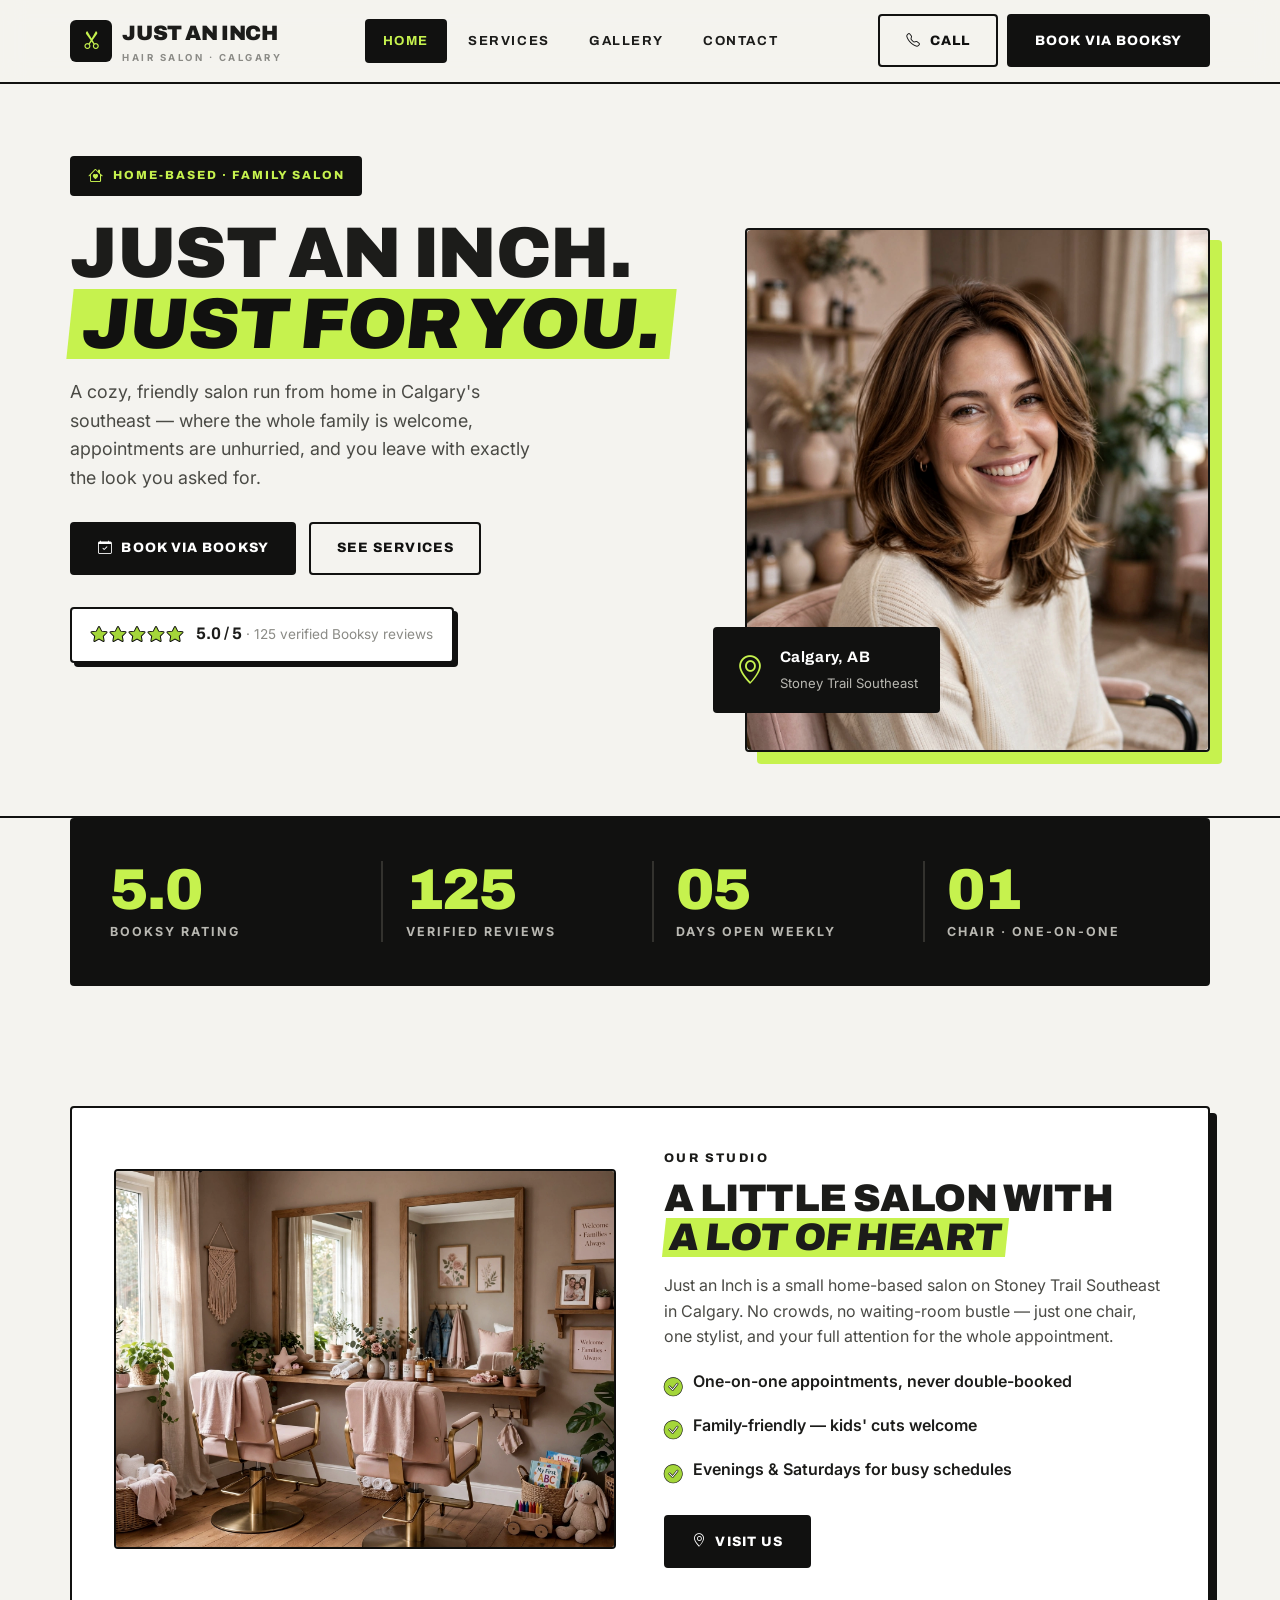
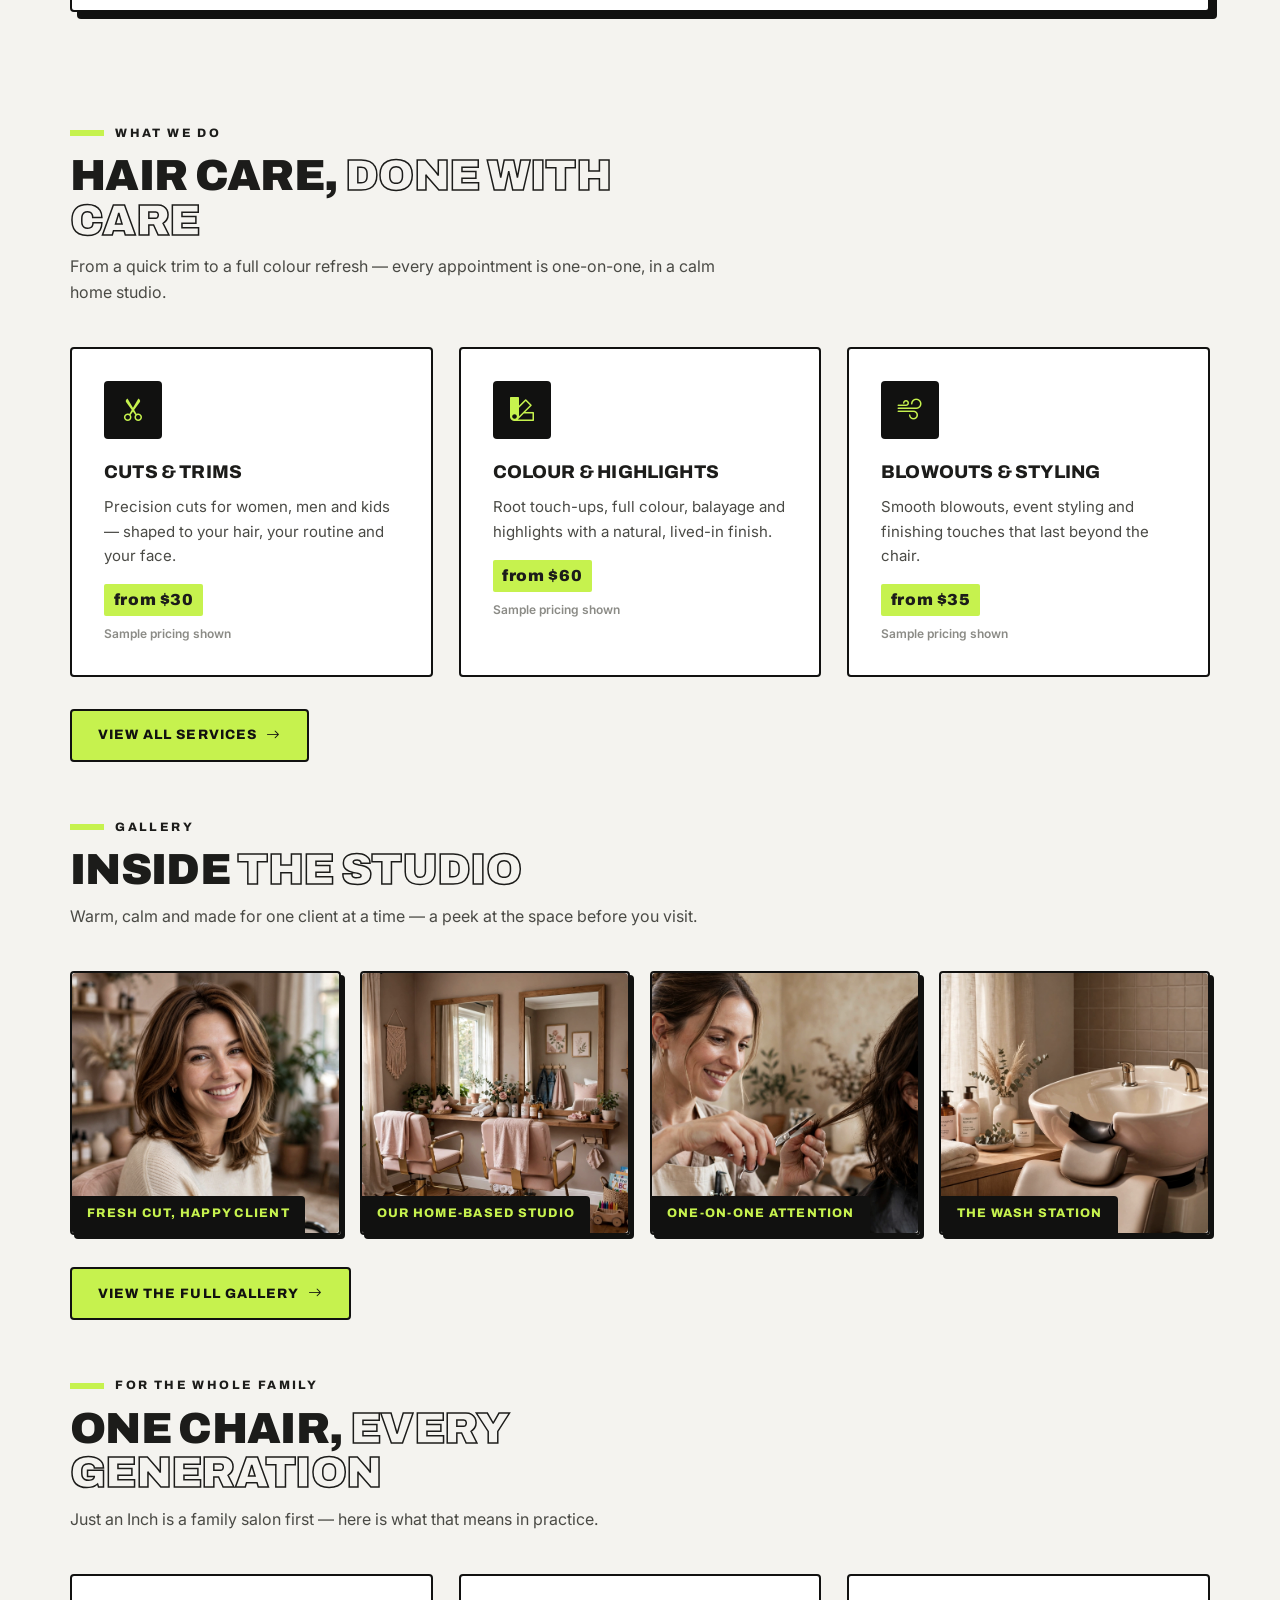
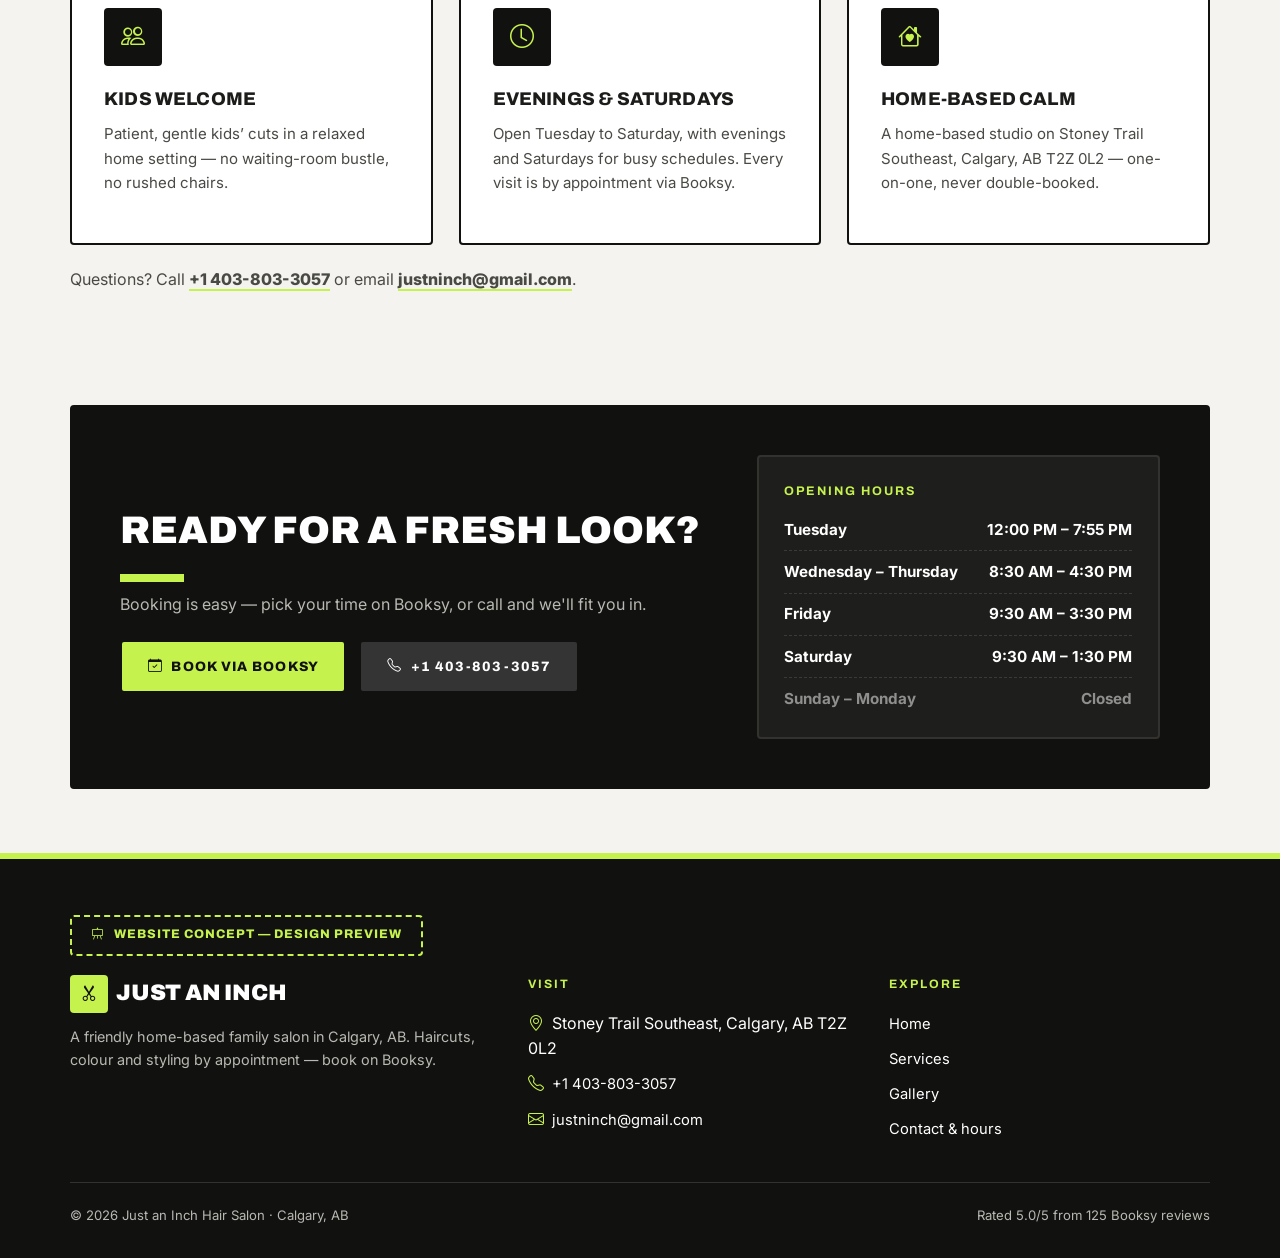
<file: index.html>
<!DOCTYPE html>
<html lang="en-CA">
<head>
  <meta charset="UTF-8">
  <meta name="viewport" content="width=device-width, initial-scale=1.0">
  <title>Just an Inch Hair Salon | Family Hair Salon in Calgary, AB</title>
  <meta name="description" content="Just an Inch Hair Salon — a friendly home-based family salon in Calgary, AB. Haircuts, colour and styling by appointment. Rated 5.0/5 from 125 Booksy reviews.">
  <meta property="og:title" content="Just an Inch Hair Salon — Family Salon in Calgary, AB">
  <meta property="og:description" content="A friendly home-based family salon in Calgary. Haircuts, colour and styling by appointment. 5.0/5 from 125 Booksy reviews.">
  <meta property="og:type" content="website">
  <link rel="preconnect" href="https://fonts.googleapis.com">
  <link rel="preconnect" href="https://fonts.gstatic.com" crossorigin>
  <link href="https://fonts.googleapis.com/css2?family=Archivo:wght@600;700;800;900&family=Inter:wght@400;500;600;700&display=swap" rel="stylesheet">
  <link rel="stylesheet" href="https://cdn.jsdelivr.net/npm/bootstrap-icons@1.11.3/font/bootstrap-icons.min.css">
  <link rel="stylesheet" href="styles.css">
</head>
<body>

<header class="site-header">
  <div class="wrap nav">
    <a class="brand" href="index.html"><span class="mark"><i class="bi bi-scissors"></i></span><span>Just an Inch<small>Hair Salon · Calgary</small></span></a>
    <button class="hamburger" aria-label="Open menu" onclick="document.getElementById('navLinks').classList.toggle('open')"><i class="bi bi-list"></i></button>
    <nav aria-label="Primary">
      <ul class="nav-links" id="navLinks">
        <li><a href="index.html" aria-current="page">Home</a></li>
        <li><a href="services.html">Services</a></li>
        <li><a href="gallery.html">Gallery</a></li>
        <li><a href="contact.html">Contact</a></li>
      </ul>
    </nav>
    <div class="nav-cta">
      <a class="btn btn-outline" href="tel:+14038033057"><i class="bi bi-telephone"></i> Call</a>
      <a class="btn btn-primary" href="https://booksy.com" target="_blank" rel="noopener">Book via Booksy</a>
    </div>
  </div>
</header>

<main>
  <!-- HERO -->
  <section class="hero">
    <div class="wrap hero-grid">
      <div>
        <span class="eyebrow"><i class="bi bi-house-heart"></i> Home-based · Family salon</span>
        <h1>Just an inch. <em>Just for you.</em></h1>
        <p class="lede">A cozy, friendly salon run from home in Calgary's southeast — where the whole family is welcome, appointments are unhurried, and you leave with exactly the look you asked for.</p>
        <div class="hero-ctas">
          <a class="btn btn-primary" href="https://booksy.com" target="_blank" rel="noopener"><i class="bi bi-calendar-check"></i> Book via Booksy</a>
          <a class="btn btn-outline" href="services.html">See services</a>
        </div>
        <div class="rating-chip" aria-label="Rated 5.0 out of 5 from 125 Booksy reviews">
          <span class="stars" aria-hidden="true"><i class="bi bi-star-fill"></i><i class="bi bi-star-fill"></i><i class="bi bi-star-fill"></i><i class="bi bi-star-fill"></i><i class="bi bi-star-fill"></i></span>
          <div><strong>5.0 / 5</strong><span> · 125 verified Booksy reviews</span></div>
        </div>
      </div>
      <div class="hero-visual">
        <div class="arch">
          <img src="images/hero-haircut.jpg" alt="Client with a fresh layered haircut at Just an Inch Hair Salon">
        </div>
        <div class="float-card">
          <i class="bi bi-geo-alt"></i>
          <div><strong>Calgary, AB</strong><span>Stoney Trail Southeast</span></div>
        </div>
      </div>
    </div>
  </section>

  <!-- STATS BAND -->
  <div class="wrap">
    <div class="stats">
      <div class="stat"><span class="num">5.0</span><span class="lbl">Booksy rating</span></div>
      <div class="stat"><span class="num">125</span><span class="lbl">Verified reviews</span></div>
      <div class="stat"><span class="num">05</span><span class="lbl">Days open weekly</span></div>
      <div class="stat"><span class="num">01</span><span class="lbl">Chair · one-on-one</span></div>
    </div>
  </div>

  <!-- ABOUT SPLIT -->
  <section class="section">
    <div class="wrap">
      <div class="split">
        <div>
          <img src="images/salon-interior.jpg" alt="Warm, cozy interior of the home-based Just an Inch Hair Salon studio">
        </div>
        <div>
          <span class="kicker" style="font-size:.78rem;font-weight:800;letter-spacing:2.4px;text-transform:uppercase;color:var(--taupe-deep);display:block;margin-bottom:.6rem">Our studio</span>
          <h2>A little salon with <em>a lot of heart</em></h2>
          <p>Just an Inch is a small home-based salon on Stoney Trail Southeast in Calgary. No crowds, no waiting-room bustle — just one chair, one stylist, and your full attention for the whole appointment.</p>
          <ul class="check-list">
            <li><i class="bi bi-check-circle-fill"></i> One-on-one appointments, never double-booked</li>
            <li><i class="bi bi-check-circle-fill"></i> Family-friendly — kids' cuts welcome</li>
            <li><i class="bi bi-check-circle-fill"></i> Evenings &amp; Saturdays for busy schedules</li>
          </ul>
          <a class="btn btn-primary" href="contact.html"><i class="bi bi-geo-alt"></i> Visit us</a>
        </div>
      </div>
    </div>
  </section>

  <!-- SERVICES PREVIEW -->
  <section class="section">
    <div class="wrap">
      <div class="section-head">
        <span class="kicker">What we do</span>
        <h2>Hair care, <em>done with care</em></h2>
        <p>From a quick trim to a full colour refresh — every appointment is one-on-one, in a calm home studio.</p>
      </div>
      <div class="cards">
        <article class="card">
          <div class="icon-tile"><i class="bi bi-scissors"></i></div>
          <h3>Cuts &amp; trims</h3>
          <p>Precision cuts for women, men and kids — shaped to your hair, your routine and your face.</p>
          <span class="price">from $30</span>
          <span class="price-note">Sample pricing shown</span>
        </article>
        <article class="card">
          <div class="icon-tile"><i class="bi bi-palette2"></i></div>
          <h3>Colour &amp; highlights</h3>
          <p>Root touch-ups, full colour, balayage and highlights with a natural, lived-in finish.</p>
          <span class="price">from $60</span>
          <span class="price-note">Sample pricing shown</span>
        </article>
        <article class="card">
          <div class="icon-tile"><i class="bi bi-wind"></i></div>
          <h3>Blowouts &amp; styling</h3>
          <p>Smooth blowouts, event styling and finishing touches that last beyond the chair.</p>
          <span class="price">from $35</span>
          <span class="price-note">Sample pricing shown</span>
        </article>
      </div>
      <div style="margin-top:2rem">
        <a class="btn btn-blush" href="services.html">View all services <i class="bi bi-arrow-right"></i></a>
      </div>
    </div>
  </section>

  <!-- GALLERY PREVIEW -->
  <section class="section" style="padding-top:0">
    <div class="wrap">
      <div class="section-head">
        <span class="kicker">Gallery</span>
        <h2>Inside <em>the studio</em></h2>
        <p>Warm, calm and made for one client at a time — a peek at the space before you visit.</p>
      </div>
      <div class="inch-strip">
        <figure><img src="images/hero-haircut.jpg" alt="Fresh layered haircut finished at Just an Inch Hair Salon" loading="lazy"><figcaption>Fresh cut, happy client</figcaption></figure>
        <figure><img src="images/salon-interior.jpg" alt="Cozy home-based salon studio with styling chairs and mirrors" loading="lazy"><figcaption>Our home-based studio</figcaption></figure>
        <figure><img src="images/stylist-work.jpg" alt="Stylist carefully trimming a client's hair" loading="lazy"><figcaption>One-on-one attention</figcaption></figure>
        <figure><img src="images/wash-station.jpg" alt="Relaxing hair-wash station with shampoo bowl" loading="lazy"><figcaption>The wash station</figcaption></figure>
      </div>
      <div style="margin-top:2rem">
        <a class="btn btn-blush" href="gallery.html">View the full gallery <i class="bi bi-arrow-right"></i></a>
      </div>
    </div>
  </section>

  <!-- FAMILY FOCUS (replaces steps + FAQ) -->
  <section class="section" style="padding-top:0">
    <div class="wrap">
      <div class="section-head">
        <span class="kicker">For the whole family</span>
        <h2>One chair, <em>every generation</em></h2>
        <p>Just an Inch is a family salon first &mdash; here is what that means in practice.</p>
      </div>
      <div class="cards">
        <article class="card">
          <div class="icon-tile"><i class="bi bi-people"></i></div>
          <h3>Kids welcome</h3>
          <p>Patient, gentle kids&rsquo; cuts in a relaxed home setting &mdash; no waiting-room bustle, no rushed chairs.</p>
        </article>
        <article class="card">
          <div class="icon-tile"><i class="bi bi-clock"></i></div>
          <h3>Evenings &amp; Saturdays</h3>
          <p>Open Tuesday to Saturday, with evenings and Saturdays for busy schedules. Every visit is by appointment via Booksy.</p>
        </article>
        <article class="card">
          <div class="icon-tile"><i class="bi bi-house-heart"></i></div>
          <h3>Home-based calm</h3>
          <p>A home-based studio on Stoney Trail Southeast, Calgary, AB T2Z 0L2 &mdash; one-on-one, never double-booked.</p>
        </article>
      </div>
      <p style="margin-top:1.4rem;color:#4a4a45">Questions? Call <a href="tel:+14038033057" style="font-weight:800;border-bottom:2px solid var(--lime);text-decoration:none">+1 403-803-3057</a> or email <a href="mailto:justninch@gmail.com" style="font-weight:800;border-bottom:2px solid var(--lime);text-decoration:none">justninch@gmail.com</a>.</p>
    </div>
  </section>

  <!-- HOURS + CTA -->
  <div class="wrap">
    <div class="hours-cta">
      <div>
        <h2>Ready for a fresh look?</h2>
        <p>Booking is easy — pick your time on Booksy, or call and we'll fit you in.</p>
        <div style="display:flex;gap:.8rem;flex-wrap:wrap">
          <a class="btn btn-blush" href="https://booksy.com" target="_blank" rel="noopener"><i class="bi bi-calendar-check"></i> Book via Booksy</a>
          <a class="btn" style="background:rgba(255,255,255,.15);color:#fff" href="tel:+14038033057"><i class="bi bi-telephone"></i> +1 403-803-3057</a>
        </div>
      </div>
      <div class="hours-table">
        <h3>Opening hours</h3>
        <ul>
          <li><span>Tuesday</span><span>12:00 PM – 7:55 PM</span></li>
          <li><span>Wednesday – Thursday</span><span>8:30 AM – 4:30 PM</span></li>
          <li><span>Friday</span><span>9:30 AM – 3:30 PM</span></li>
          <li><span>Saturday</span><span>9:30 AM – 1:30 PM</span></li>
          <li class="closed"><span>Sunday – Monday</span><span>Closed</span></li>
        </ul>
      </div>
    </div>
  </div>
</main>

<footer class="site-footer">
  <div class="wrap">
    <span class="concept-badge"><i class="bi bi-easel"></i> Website concept — design preview</span>
    <div class="footer-grid">
      <div>
        <div class="footer-brand"><span class="mark"><i class="bi bi-scissors"></i></span>Just an Inch</div>
        <p>A friendly home-based family salon in Calgary, AB. Haircuts, colour and styling by appointment — book on Booksy.</p>
      </div>
      <div>
        <h3>Visit</h3>
        <ul>
          <li><i class="bi bi-geo-alt"></i>Stoney Trail Southeast, Calgary, AB T2Z 0L2</li>
          <li><i class="bi bi-telephone"></i><a href="tel:+14038033057">+1 403-803-3057</a></li>
          <li><i class="bi bi-envelope"></i><a href="mailto:justninch@gmail.com">justninch@gmail.com</a></li>
        </ul>
      </div>
      <div>
        <h3>Explore</h3>
        <ul>
          <li><a href="index.html">Home</a></li>
          <li><a href="services.html">Services</a></li>
          <li><a href="gallery.html">Gallery</a></li>
          <li><a href="contact.html">Contact &amp; hours</a></li>
        </ul>
      </div>
    </div>
    <div class="footer-bottom">
      <span>© 2026 Just an Inch Hair Salon · Calgary, AB</span>
      <span>Rated 5.0/5 from 125 Booksy reviews</span>
    </div>
  </div>
</footer>

</body>
</html>
</file>
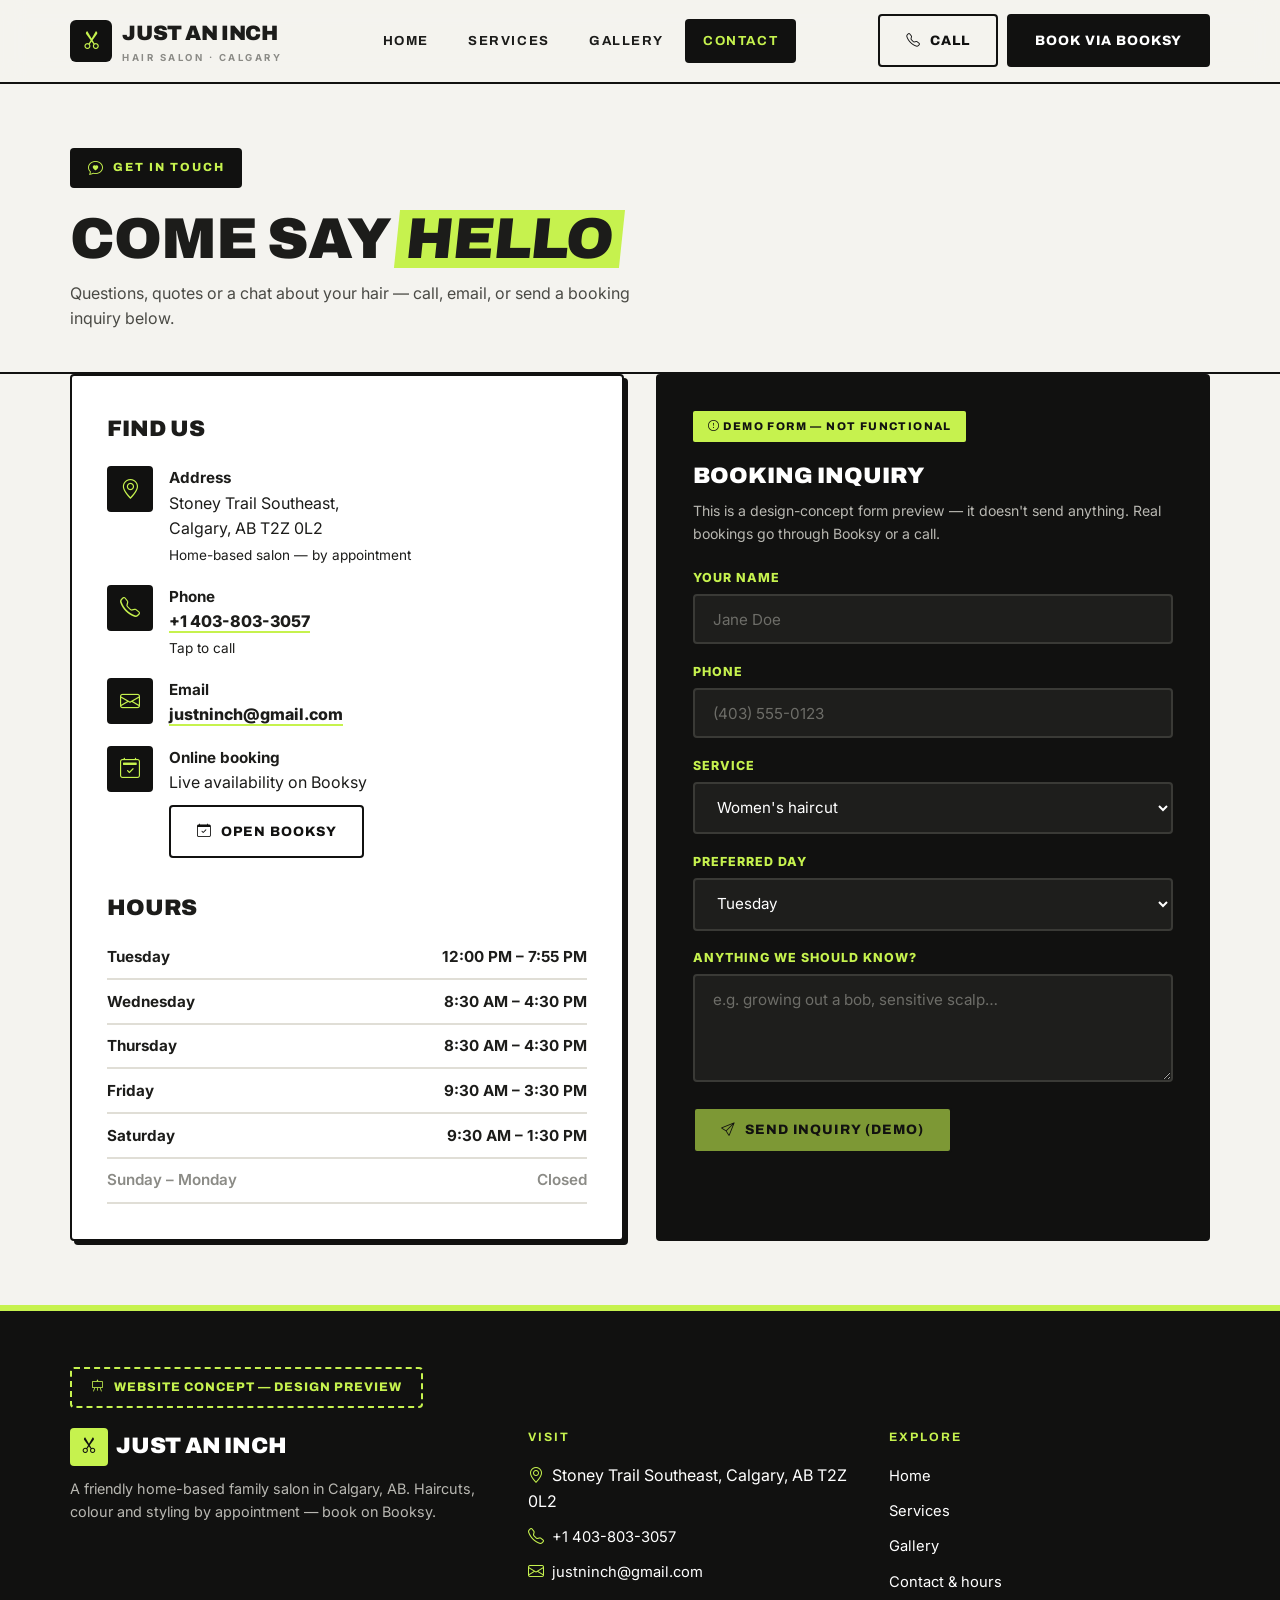
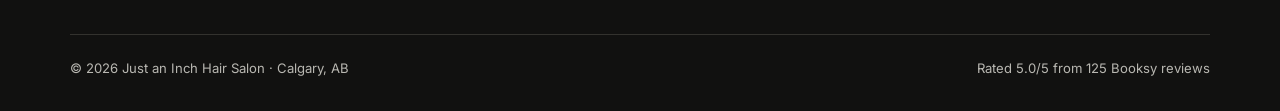
<file: contact.html>
<!DOCTYPE html>
<html lang="en-CA">
<head>
  <meta charset="UTF-8">
  <meta name="viewport" content="width=device-width, initial-scale=1.0">
  <title>Contact &amp; Hours | Just an Inch Hair Salon, Calgary AB</title>
  <meta name="description" content="Find Just an Inch Hair Salon on Stoney Trail Southeast, Calgary AB. Call +1 403-803-3057 or email justninch@gmail.com. Open Tue–Sat. Book via Booksy.">
  <meta property="og:title" content="Contact & Hours — Just an Inch Hair Salon">
  <meta property="og:description" content="Stoney Trail Southeast, Calgary AB · +1 403-803-3057 · Open Tue–Sat.">
  <meta property="og:type" content="website">
  <link rel="preconnect" href="https://fonts.googleapis.com">
  <link rel="preconnect" href="https://fonts.gstatic.com" crossorigin>
  <link href="https://fonts.googleapis.com/css2?family=Archivo:wght@600;700;800;900&family=Inter:wght@400;500;600;700&display=swap" rel="stylesheet">
  <link rel="stylesheet" href="https://cdn.jsdelivr.net/npm/bootstrap-icons@1.11.3/font/bootstrap-icons.min.css">
  <link rel="stylesheet" href="styles.css">
</head>
<body>

<header class="site-header">
  <div class="wrap nav">
    <a class="brand" href="index.html"><span class="mark"><i class="bi bi-scissors"></i></span><span>Just an Inch<small>Hair Salon · Calgary</small></span></a>
    <button class="hamburger" aria-label="Open menu" onclick="document.getElementById('navLinks').classList.toggle('open')"><i class="bi bi-list"></i></button>
    <nav aria-label="Primary">
      <ul class="nav-links" id="navLinks">
        <li><a href="index.html">Home</a></li>
        <li><a href="services.html">Services</a></li>
        <li><a href="gallery.html">Gallery</a></li>
        <li><a href="contact.html" aria-current="page">Contact</a></li>
      </ul>
    </nav>
    <div class="nav-cta">
      <a class="btn btn-outline" href="tel:+14038033057"><i class="bi bi-telephone"></i> Call</a>
      <a class="btn btn-primary" href="https://booksy.com" target="_blank" rel="noopener">Book via Booksy</a>
    </div>
  </div>
</header>

<main>
  <section class="page-hero">
    <div class="wrap">
      <span class="eyebrow"><i class="bi bi-chat-heart"></i> Get in touch</span>
      <h1>Come say <em>hello</em></h1>
      <p>Questions, quotes or a chat about your hair — call, email, or send a booking inquiry below.</p>
    </div>
  </section>

  <div class="wrap">
    <div class="contact-grid">
      <div class="contact-card">
        <h2>Find us</h2>
        <ul class="contact-lines">
          <li>
            <div class="icon-tile"><i class="bi bi-geo-alt"></i></div>
            <div><strong>Address</strong>Stoney Trail Southeast,<br>Calgary, AB T2Z 0L2<br><span style="font-size:.85rem;color:var(--ink-soft)">Home-based salon — by appointment</span></div>
          </li>
          <li>
            <div class="icon-tile"><i class="bi bi-telephone"></i></div>
            <div><strong>Phone</strong><a class="tel" href="tel:+14038033057">+1 403-803-3057</a><br><span style="font-size:.85rem;color:var(--ink-soft)">Tap to call</span></div>
          </li>
          <li>
            <div class="icon-tile"><i class="bi bi-envelope"></i></div>
            <div><strong>Email</strong><a class="mail" href="mailto:justninch@gmail.com">justninch@gmail.com</a></div>
          </li>
          <li>
            <div class="icon-tile"><i class="bi bi-calendar2-check"></i></div>
            <div><strong>Online booking</strong>Live availability on Booksy<br><a class="btn btn-outline" style="margin-top:.6rem" href="https://booksy.com" target="_blank" rel="noopener"><i class="bi bi-calendar-check"></i> Open Booksy</a></div>
          </li>
        </ul>
        <h2 style="margin-top:2rem">Hours</h2>
        <ul class="hours-full">
          <li><span>Tuesday</span><span>12:00 PM – 7:55 PM</span></li>
          <li><span>Wednesday</span><span>8:30 AM – 4:30 PM</span></li>
          <li><span>Thursday</span><span>8:30 AM – 4:30 PM</span></li>
          <li><span>Friday</span><span>9:30 AM – 3:30 PM</span></li>
          <li><span>Saturday</span><span>9:30 AM – 1:30 PM</span></li>
          <li class="closed"><span>Sunday – Monday</span><span>Closed</span></li>
        </ul>
      </div>

      <div class="form-card">
        <span class="demo-label"><i class="bi bi-exclamation-circle"></i> Demo form — not functional</span>
        <h2>Booking inquiry</h2>
        <p>This is a design-concept form preview — it doesn't send anything. Real bookings go through Booksy or a call.</p>
        <form onsubmit="return false" aria-label="Booking inquiry (demo only)">
          <div class="field-row">
            <div class="field">
              <label for="name">Your name</label>
              <input id="name" type="text" placeholder="Jane Doe" autocomplete="name">
            </div>
            <div class="field">
              <label for="phone">Phone</label>
              <input id="phone" type="tel" placeholder="(403) 555-0123" autocomplete="tel">
            </div>
          </div>
          <div class="field">
            <label for="service">Service</label>
            <select id="service">
              <option>Women's haircut</option>
              <option>Men's haircut</option>
              <option>Kids' haircut</option>
              <option>Root touch-up</option>
              <option>Full colour</option>
              <option>Highlights / balayage</option>
              <option>Blowout</option>
              <option>Event styling</option>
              <option>Deep-conditioning treatment</option>
            </select>
          </div>
          <div class="field">
            <label for="day">Preferred day</label>
            <select id="day">
              <option>Tuesday</option>
              <option>Wednesday</option>
              <option>Thursday</option>
              <option>Friday</option>
              <option>Saturday</option>
            </select>
          </div>
          <div class="field">
            <label for="notes">Anything we should know?</label>
            <textarea id="notes" rows="4" placeholder="e.g. growing out a bob, sensitive scalp…"></textarea>
          </div>
          <button class="btn btn-blush" type="submit" disabled style="opacity:.6;cursor:not-allowed"><i class="bi bi-send"></i> Send inquiry (demo)</button>
        </form>
      </div>
    </div>
  </div>
</main>

<footer class="site-footer">
  <div class="wrap">
    <span class="concept-badge"><i class="bi bi-easel"></i> Website concept — design preview</span>
    <div class="footer-grid">
      <div>
        <div class="footer-brand"><span class="mark"><i class="bi bi-scissors"></i></span>Just an Inch</div>
        <p>A friendly home-based family salon in Calgary, AB. Haircuts, colour and styling by appointment — book on Booksy.</p>
      </div>
      <div>
        <h3>Visit</h3>
        <ul>
          <li><i class="bi bi-geo-alt"></i>Stoney Trail Southeast, Calgary, AB T2Z 0L2</li>
          <li><i class="bi bi-telephone"></i><a href="tel:+14038033057">+1 403-803-3057</a></li>
          <li><i class="bi bi-envelope"></i><a href="mailto:justninch@gmail.com">justninch@gmail.com</a></li>
        </ul>
      </div>
      <div>
        <h3>Explore</h3>
        <ul>
          <li><a href="index.html">Home</a></li>
          <li><a href="services.html">Services</a></li>
          <li><a href="gallery.html">Gallery</a></li>
          <li><a href="contact.html">Contact &amp; hours</a></li>
        </ul>
      </div>
    </div>
    <div class="footer-bottom">
      <span>© 2026 Just an Inch Hair Salon · Calgary, AB</span>
      <span>Rated 5.0/5 from 125 Booksy reviews</span>
    </div>
  </div>
</footer>

</body>
</html>
</file>
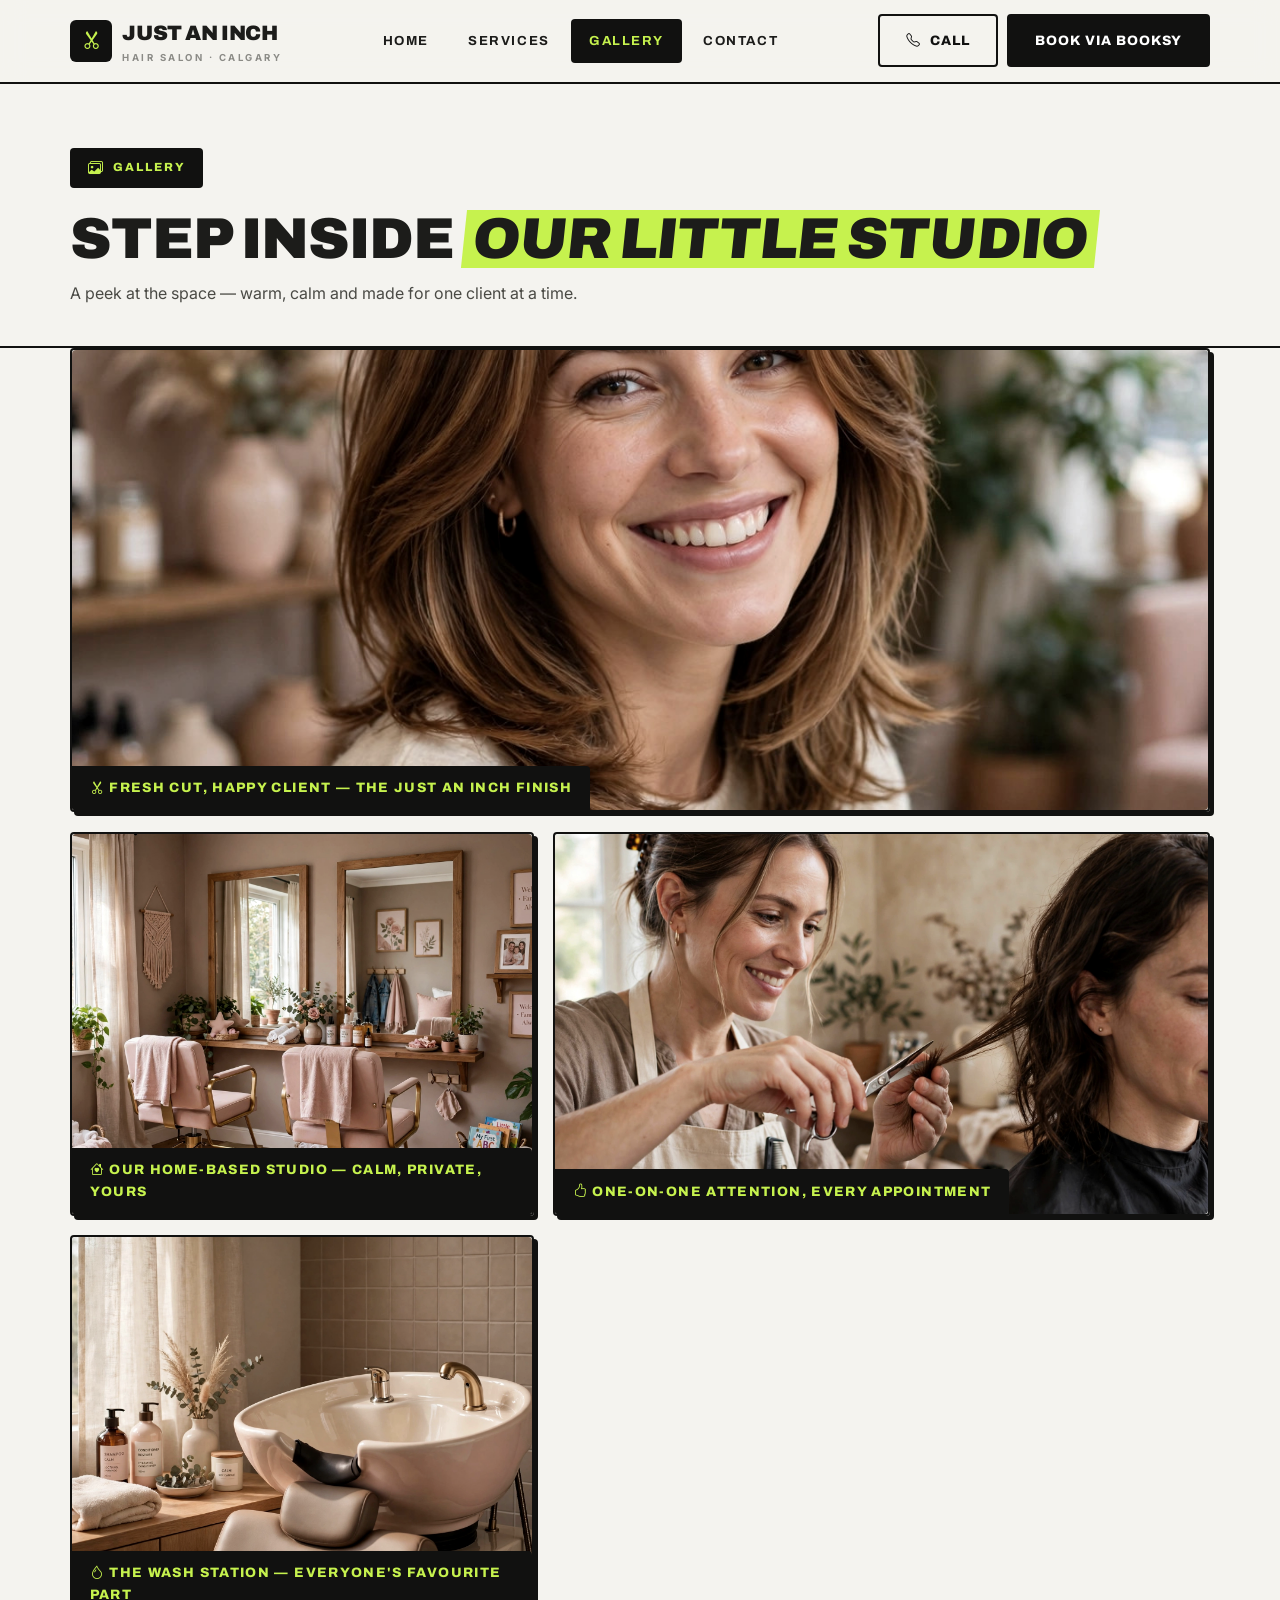
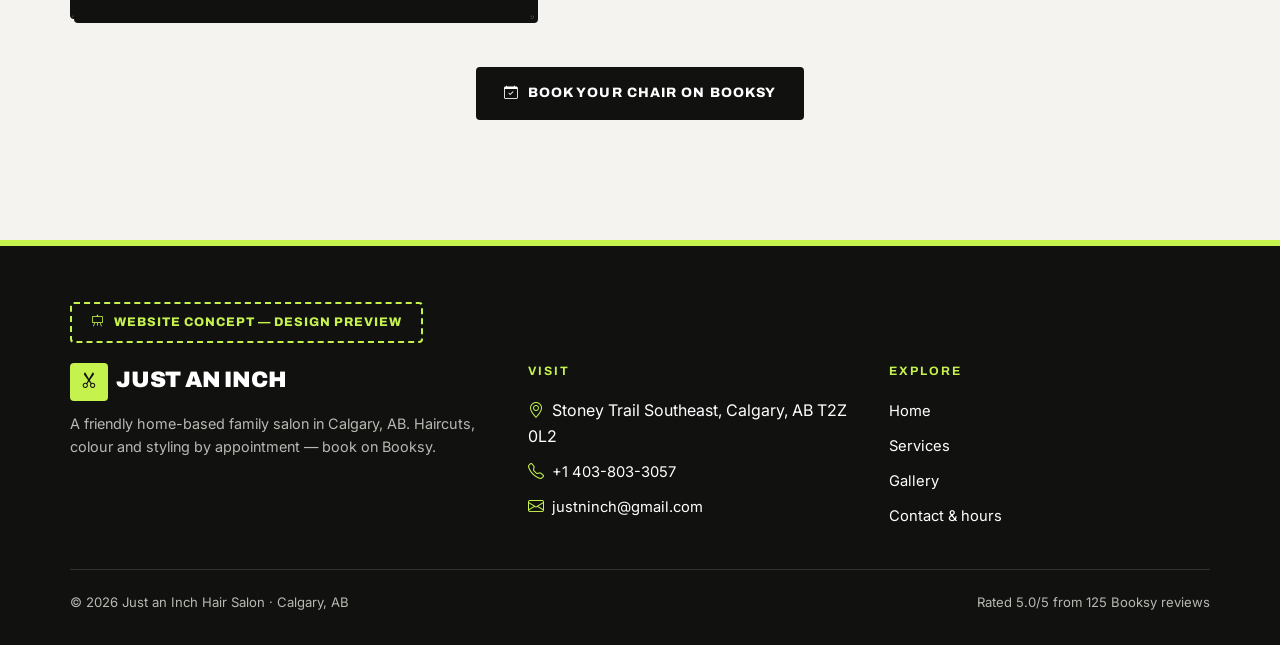
<file: gallery.html>
<!DOCTYPE html>
<html lang="en-CA">
<head>
  <meta charset="UTF-8">
  <meta name="viewport" content="width=device-width, initial-scale=1.0">
  <title>Gallery | Just an Inch Hair Salon, Calgary AB</title>
  <meta name="description" content="A look inside Just an Inch Hair Salon — a cozy home-based family salon in Calgary, AB. Styling chairs, wash station and fresh cuts.">
  <meta property="og:title" content="Gallery — Just an Inch Hair Salon">
  <meta property="og:description" content="A peek inside our cozy home-based studio in Calgary, AB.">
  <meta property="og:type" content="website">
  <link rel="preconnect" href="https://fonts.googleapis.com">
  <link rel="preconnect" href="https://fonts.gstatic.com" crossorigin>
  <link href="https://fonts.googleapis.com/css2?family=Archivo:wght@600;700;800;900&family=Inter:wght@400;500;600;700&display=swap" rel="stylesheet">
  <link rel="stylesheet" href="https://cdn.jsdelivr.net/npm/bootstrap-icons@1.11.3/font/bootstrap-icons.min.css">
  <link rel="stylesheet" href="styles.css">
</head>
<body>

<header class="site-header">
  <div class="wrap nav">
    <a class="brand" href="index.html"><span class="mark"><i class="bi bi-scissors"></i></span><span>Just an Inch<small>Hair Salon · Calgary</small></span></a>
    <button class="hamburger" aria-label="Open menu" onclick="document.getElementById('navLinks').classList.toggle('open')"><i class="bi bi-list"></i></button>
    <nav aria-label="Primary">
      <ul class="nav-links" id="navLinks">
        <li><a href="index.html">Home</a></li>
        <li><a href="services.html">Services</a></li>
        <li><a href="gallery.html" aria-current="page">Gallery</a></li>
        <li><a href="contact.html">Contact</a></li>
      </ul>
    </nav>
    <div class="nav-cta">
      <a class="btn btn-outline" href="tel:+14038033057"><i class="bi bi-telephone"></i> Call</a>
      <a class="btn btn-primary" href="https://booksy.com" target="_blank" rel="noopener">Book via Booksy</a>
    </div>
  </div>
</header>

<main>
  <section class="page-hero">
    <div class="wrap">
      <span class="eyebrow"><i class="bi bi-images"></i> Gallery</span>
      <h1>Step inside <em>our little studio</em></h1>
      <p>A peek at the space — warm, calm and made for one client at a time.</p>
    </div>
  </section>

  <div class="wrap">
    <div class="gallery-grid">
      <figure>
        <img src="images/hero-haircut.jpg" alt="Fresh layered haircut finished at Just an Inch Hair Salon">
        <figcaption><i class="bi bi-scissors"></i> Fresh cut, happy client — the Just an Inch finish</figcaption>
      </figure>
      <figure>
        <img src="images/salon-interior.jpg" alt="Cozy home-based salon studio with styling chairs and mirrors">
        <figcaption><i class="bi bi-house-heart"></i> Our home-based studio — calm, private, yours</figcaption>
      </figure>
      <figure>
        <img src="images/stylist-work.jpg" alt="Stylist carefully trimming a client's hair">
        <figcaption><i class="bi bi-hand-thumbs-up"></i> One-on-one attention, every appointment</figcaption>
      </figure>
      <figure>
        <img src="images/wash-station.jpg" alt="Relaxing hair-wash station with shampoo bowl">
        <figcaption><i class="bi bi-droplet"></i> The wash station — everyone's favourite part</figcaption>
      </figure>
    </div>

    <div style="text-align:center;padding:0 0 3.5rem">
      <a class="btn btn-primary" href="https://booksy.com" target="_blank" rel="noopener"><i class="bi bi-calendar-check"></i> Book your chair on Booksy</a>
    </div>
  </div>
</main>

<footer class="site-footer">
  <div class="wrap">
    <span class="concept-badge"><i class="bi bi-easel"></i> Website concept — design preview</span>
    <div class="footer-grid">
      <div>
        <div class="footer-brand"><span class="mark"><i class="bi bi-scissors"></i></span>Just an Inch</div>
        <p>A friendly home-based family salon in Calgary, AB. Haircuts, colour and styling by appointment — book on Booksy.</p>
      </div>
      <div>
        <h3>Visit</h3>
        <ul>
          <li><i class="bi bi-geo-alt"></i>Stoney Trail Southeast, Calgary, AB T2Z 0L2</li>
          <li><i class="bi bi-telephone"></i><a href="tel:+14038033057">+1 403-803-3057</a></li>
          <li><i class="bi bi-envelope"></i><a href="mailto:justninch@gmail.com">justninch@gmail.com</a></li>
        </ul>
      </div>
      <div>
        <h3>Explore</h3>
        <ul>
          <li><a href="index.html">Home</a></li>
          <li><a href="services.html">Services</a></li>
          <li><a href="gallery.html">Gallery</a></li>
          <li><a href="contact.html">Contact &amp; hours</a></li>
        </ul>
      </div>
    </div>
    <div class="footer-bottom">
      <span>© 2026 Just an Inch Hair Salon · Calgary, AB</span>
      <span>Rated 5.0/5 from 125 Booksy reviews</span>
    </div>
  </div>
</footer>

</body>
</html>
</file>
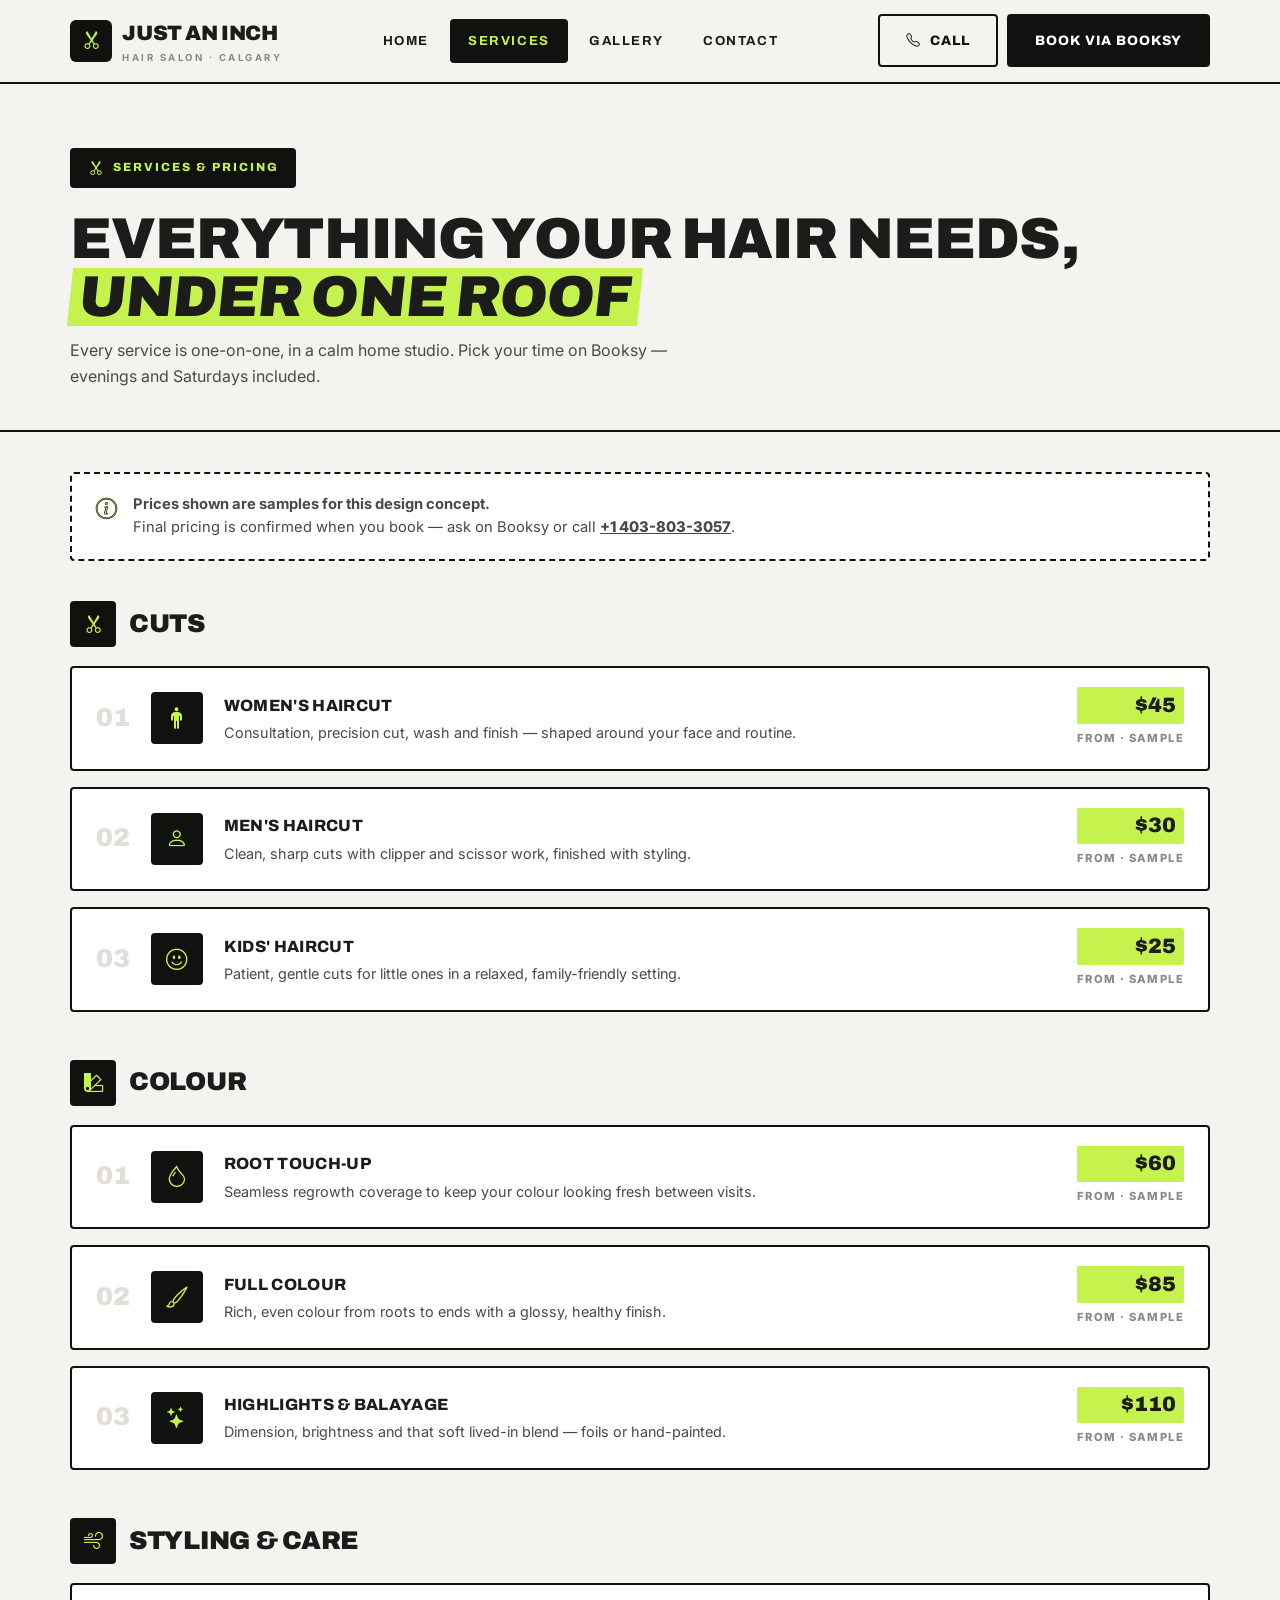
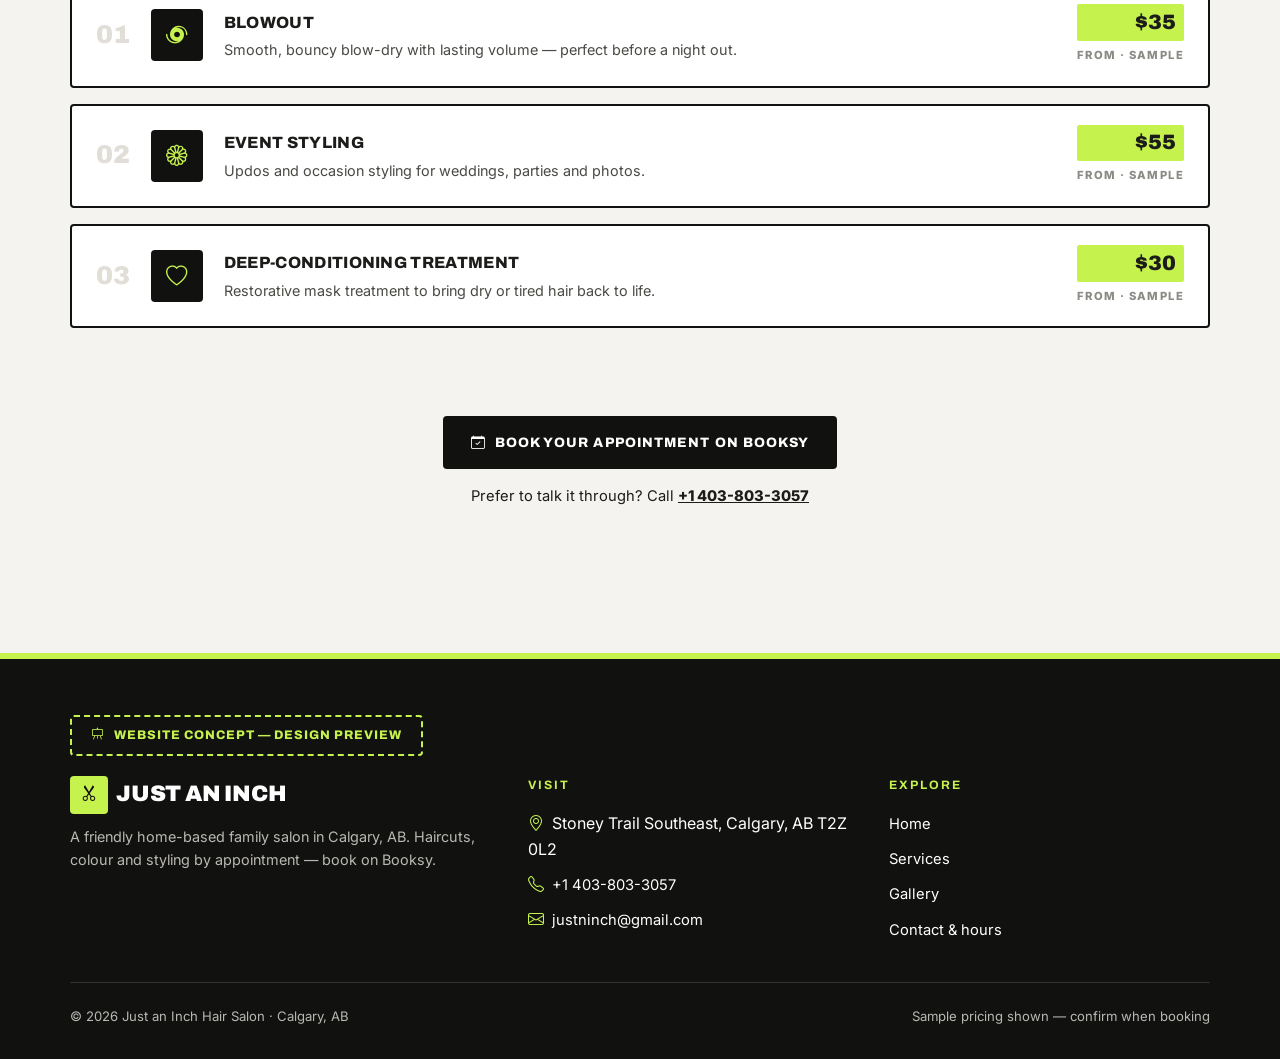
<file: services.html>
<!DOCTYPE html>
<html lang="en-CA">
<head>
  <meta charset="UTF-8">
  <meta name="viewport" content="width=device-width, initial-scale=1.0">
  <title>Services &amp; Pricing | Just an Inch Hair Salon, Calgary AB</title>
  <meta name="description" content="Services at Just an Inch Hair Salon in Calgary: haircuts for women, men and kids, colour, highlights, balayage, blowouts and treatments. Book via Booksy.">
  <meta property="og:title" content="Services & Pricing — Just an Inch Hair Salon">
  <meta property="og:description" content="Haircuts, colour, highlights, blowouts and treatments at a cozy home-based family salon in Calgary, AB.">
  <meta property="og:type" content="website">
  <link rel="preconnect" href="https://fonts.googleapis.com">
  <link rel="preconnect" href="https://fonts.gstatic.com" crossorigin>
  <link href="https://fonts.googleapis.com/css2?family=Archivo:wght@600;700;800;900&family=Inter:wght@400;500;600;700&display=swap" rel="stylesheet">
  <link rel="stylesheet" href="https://cdn.jsdelivr.net/npm/bootstrap-icons@1.11.3/font/bootstrap-icons.min.css">
  <link rel="stylesheet" href="styles.css">
</head>
<body>

<header class="site-header">
  <div class="wrap nav">
    <a class="brand" href="index.html"><span class="mark"><i class="bi bi-scissors"></i></span><span>Just an Inch<small>Hair Salon · Calgary</small></span></a>
    <button class="hamburger" aria-label="Open menu" onclick="document.getElementById('navLinks').classList.toggle('open')"><i class="bi bi-list"></i></button>
    <nav aria-label="Primary">
      <ul class="nav-links" id="navLinks">
        <li><a href="index.html">Home</a></li>
        <li><a href="services.html" aria-current="page">Services</a></li>
        <li><a href="gallery.html">Gallery</a></li>
        <li><a href="contact.html">Contact</a></li>
      </ul>
    </nav>
    <div class="nav-cta">
      <a class="btn btn-outline" href="tel:+14038033057"><i class="bi bi-telephone"></i> Call</a>
      <a class="btn btn-primary" href="https://booksy.com" target="_blank" rel="noopener">Book via Booksy</a>
    </div>
  </div>
</header>

<main>
  <section class="page-hero">
    <div class="wrap">
      <span class="eyebrow"><i class="bi bi-scissors"></i> Services &amp; pricing</span>
      <h1>Everything your hair needs, <em>under one roof</em></h1>
      <p>Every service is one-on-one, in a calm home studio. Pick your time on Booksy — evenings and Saturdays included.</p>
    </div>
  </section>

  <div class="wrap" style="padding-bottom:2rem">
    <div class="sample-note">
      <i class="bi bi-info-circle"></i>
      <div><strong>Prices shown are samples for this design concept.</strong><br>Final pricing is confirmed when you book — ask on Booksy or call <a href="tel:+14038033057" style="font-weight:800;color:var(--taupe-deep)">+1 403-803-3057</a>.</div>
    </div>

    <!-- CUTS -->
    <section class="service-group">
      <h2><i class="bi bi-scissors"></i> Cuts</h2>
      <div class="service-rows">
        <article class="service-row">
          <div class="icon-tile"><i class="bi bi-person-standing"></i></div>
          <div><h3>Women's haircut</h3><p>Consultation, precision cut, wash and finish — shaped around your face and routine.</p></div>
          <div class="from"><strong>$45</strong><span>from · sample</span></div>
        </article>
        <article class="service-row">
          <div class="icon-tile"><i class="bi bi-person"></i></div>
          <div><h3>Men's haircut</h3><p>Clean, sharp cuts with clipper and scissor work, finished with styling.</p></div>
          <div class="from"><strong>$30</strong><span>from · sample</span></div>
        </article>
        <article class="service-row">
          <div class="icon-tile"><i class="bi bi-emoji-smile"></i></div>
          <div><h3>Kids' haircut</h3><p>Patient, gentle cuts for little ones in a relaxed, family-friendly setting.</p></div>
          <div class="from"><strong>$25</strong><span>from · sample</span></div>
        </article>
      </div>
    </section>

    <!-- COLOUR -->
    <section class="service-group">
      <h2><i class="bi bi-palette2"></i> Colour</h2>
      <div class="service-rows">
        <article class="service-row">
          <div class="icon-tile"><i class="bi bi-droplet"></i></div>
          <div><h3>Root touch-up</h3><p>Seamless regrowth coverage to keep your colour looking fresh between visits.</p></div>
          <div class="from"><strong>$60</strong><span>from · sample</span></div>
        </article>
        <article class="service-row">
          <div class="icon-tile"><i class="bi bi-brush"></i></div>
          <div><h3>Full colour</h3><p>Rich, even colour from roots to ends with a glossy, healthy finish.</p></div>
          <div class="from"><strong>$85</strong><span>from · sample</span></div>
        </article>
        <article class="service-row">
          <div class="icon-tile"><i class="bi bi-stars"></i></div>
          <div><h3>Highlights &amp; balayage</h3><p>Dimension, brightness and that soft lived-in blend — foils or hand-painted.</p></div>
          <div class="from"><strong>$110</strong><span>from · sample</span></div>
        </article>
      </div>
    </section>

    <!-- STYLING -->
    <section class="service-group">
      <h2><i class="bi bi-wind"></i> Styling &amp; care</h2>
      <div class="service-rows">
        <article class="service-row">
          <div class="icon-tile"><i class="bi bi-hurricane"></i></div>
          <div><h3>Blowout</h3><p>Smooth, bouncy blow-dry with lasting volume — perfect before a night out.</p></div>
          <div class="from"><strong>$35</strong><span>from · sample</span></div>
        </article>
        <article class="service-row">
          <div class="icon-tile"><i class="bi bi-flower1"></i></div>
          <div><h3>Event styling</h3><p>Updos and occasion styling for weddings, parties and photos.</p></div>
          <div class="from"><strong>$55</strong><span>from · sample</span></div>
        </article>
        <article class="service-row">
          <div class="icon-tile"><i class="bi bi-heart"></i></div>
          <div><h3>Deep-conditioning treatment</h3><p>Restorative mask treatment to bring dry or tired hair back to life.</p></div>
          <div class="from"><strong>$30</strong><span>from · sample</span></div>
        </article>
      </div>
    </section>

    <div style="text-align:center;padding:2.5rem 0 3rem">
      <a class="btn btn-primary" href="https://booksy.com" target="_blank" rel="noopener"><i class="bi bi-calendar-check"></i> Book your appointment on Booksy</a>
      <p style="margin-top:1rem;color:var(--ink-soft);font-size:.92rem">Prefer to talk it through? Call <a href="tel:+14038033057" style="font-weight:800;color:var(--taupe-deep)">+1 403-803-3057</a></p>
    </div>
  </div>
</main>

<footer class="site-footer">
  <div class="wrap">
    <span class="concept-badge"><i class="bi bi-easel"></i> Website concept — design preview</span>
    <div class="footer-grid">
      <div>
        <div class="footer-brand"><span class="mark"><i class="bi bi-scissors"></i></span>Just an Inch</div>
        <p>A friendly home-based family salon in Calgary, AB. Haircuts, colour and styling by appointment — book on Booksy.</p>
      </div>
      <div>
        <h3>Visit</h3>
        <ul>
          <li><i class="bi bi-geo-alt"></i>Stoney Trail Southeast, Calgary, AB T2Z 0L2</li>
          <li><i class="bi bi-telephone"></i><a href="tel:+14038033057">+1 403-803-3057</a></li>
          <li><i class="bi bi-envelope"></i><a href="mailto:justninch@gmail.com">justninch@gmail.com</a></li>
        </ul>
      </div>
      <div>
        <h3>Explore</h3>
        <ul>
          <li><a href="index.html">Home</a></li>
          <li><a href="services.html">Services</a></li>
          <li><a href="gallery.html">Gallery</a></li>
          <li><a href="contact.html">Contact &amp; hours</a></li>
        </ul>
      </div>
    </div>
    <div class="footer-bottom">
      <span>© 2026 Just an Inch Hair Salon · Calgary, AB</span>
      <span>Sample pricing shown — confirm when booking</span>
    </div>
  </div>
</footer>

</body>
</html>
</file>
<file: styles.css>
/* ============================================================
   Just an Inch Hair Salon — design concept
   MONO EDGE: black + white + warm gray, one lime accent
   Type: Archivo (sharp display) + Inter (body)
   ============================================================ */
:root{
  --black:#111110;
  --ink:#1C1C1A;
  --gray:#8B8B86;
  --gray-soft:#B9B8B2;
  --paper:#F4F3EF;
  --line:#E0DED6;
  --lime:#C6F24E;
  --lime-deep:#A4D63A;
  --white:#FFFFFF;
  --shadow-hard:7px 7px 0 var(--black);
  --shadow-hard-sm:4px 4px 0 var(--black);
  --font-display:"Archivo",system-ui,sans-serif;
  --font-body:"Inter",system-ui,-apple-system,"Segoe UI",sans-serif;
}

*{margin:0;padding:0;box-sizing:border-box}
html{scroll-behavior:smooth}
body{
  font-family:var(--font-body);
  color:var(--ink);
  background:var(--paper);
  line-height:1.6;
  -webkit-font-smoothing:antialiased;
  overflow-x:hidden;
}
img{max-width:100%;display:block;border-radius:inherit}
a{color:inherit}
.wrap{width:min(1140px,92%);margin-inline:auto}

/* ---------- Header / Nav ---------- */
.site-header{
  position:sticky;top:0;z-index:50;
  background:rgba(244,243,239,.94);
  backdrop-filter:blur(12px);-webkit-backdrop-filter:blur(12px);
  border-bottom:2px solid var(--black);
}
.nav{display:flex;align-items:center;justify-content:space-between;gap:1rem;padding:.9rem 0;position:relative}
.brand{display:flex;align-items:center;gap:.65rem;text-decoration:none;font-family:var(--font-display);font-weight:900;font-size:1.3rem;letter-spacing:-.02em;text-transform:uppercase}
.brand .mark{
  width:42px;height:42px;border-radius:6px;background:var(--black);
  display:grid;place-items:center;color:var(--lime);font-size:1.2rem;flex:none;
}
.brand small{display:block;font-family:var(--font-body);font-weight:700;font-size:.6rem;letter-spacing:2.5px;text-transform:uppercase;color:var(--gray)}
.nav-links{display:flex;align-items:center;gap:.2rem;list-style:none}
.nav-links a{
  display:block;text-decoration:none;font-family:var(--font-display);font-weight:700;font-size:.82rem;
  letter-spacing:.12em;text-transform:uppercase;
  padding:.6rem 1rem;color:var(--ink);border:2px solid transparent;border-radius:4px;transition:.15s;
}
.nav-links a:hover{border-color:var(--black)}
.nav-links a[aria-current="page"]{background:var(--black);color:var(--lime)}
.btn{
  display:inline-flex;align-items:center;gap:.55rem;
  padding:.85rem 1.6rem;border-radius:4px;border:2px solid var(--black);cursor:pointer;
  font-family:var(--font-display);font-weight:800;font-size:.85rem;letter-spacing:.08em;text-transform:uppercase;
  text-decoration:none;transition:transform .15s ease, box-shadow .15s ease;
}
.btn:hover{transform:translate(-2px,-2px);box-shadow:var(--shadow-hard-sm)}
.btn-primary{background:var(--black);color:var(--white)}
.btn-primary:hover{background:var(--lime);color:var(--black)}
.btn-blush{background:var(--lime);color:var(--black)}
.btn-blush:hover{background:var(--white)}
.btn-outline{background:transparent;color:var(--black)}
.btn-outline:hover{background:var(--black);color:var(--lime)}
.nav-cta{display:flex;gap:.6rem;align-items:center}
.hamburger{display:none;background:none;border:2px solid var(--black);border-radius:4px;font-size:1.4rem;line-height:1;color:var(--black);cursor:pointer;padding:.45rem .7rem}

/* ---------- Hero (asymmetric) ---------- */
.hero{padding:4.5rem 0 4rem;position:relative;overflow:hidden;border-bottom:2px solid var(--black)}
.hero-grid{display:grid;grid-template-columns:1.35fr 1fr;gap:3rem;align-items:start}
.eyebrow{
  display:inline-flex;align-items:center;gap:.5rem;
  background:var(--black);color:var(--lime);
  padding:.5rem 1.1rem;border-radius:4px;
  font-family:var(--font-display);font-size:.74rem;font-weight:800;letter-spacing:2px;text-transform:uppercase;
  margin-bottom:1.4rem;
}
.eyebrow i{font-size:.95rem}
.hero h1{
  font-family:var(--font-display);font-weight:900;text-transform:uppercase;
  font-size:clamp(2.6rem,5.6vw,4.6rem);line-height:.98;letter-spacing:-.02em;margin-bottom:1.2rem;
}
.hero h1 em{font-style:normal;background:var(--lime);color:var(--black);padding:0 .18em;display:inline-block;transform:skew(-6deg)}
.hero p.lede{font-size:1.12rem;color:#4a4a45;max-width:44ch;margin-bottom:1.8rem}
.hero-ctas{display:flex;gap:.8rem;flex-wrap:wrap;margin-bottom:2rem}
.rating-chip{
  display:inline-flex;align-items:center;gap:.8rem;background:var(--white);
  border:2px solid var(--black);border-radius:4px;
  padding:.8rem 1.2rem;box-shadow:var(--shadow-hard-sm);
}
.rating-chip .stars{color:var(--black);font-size:1rem;display:inline-flex;gap:3px}
.rating-chip .stars i{color:var(--lime-deep);-webkit-text-stroke:1px var(--black)}
.rating-chip strong{font-family:var(--font-display);font-size:1.05rem}
.rating-chip span{font-size:.85rem;color:var(--gray)}
.hero-visual{position:relative;margin-top:72px}
.arch{border-radius:4px;overflow:hidden;border:2px solid var(--black);box-shadow:12px 12px 0 var(--lime)}
.arch img{width:100%;height:520px;object-fit:cover;filter:grayscale(18%) contrast(1.04)}
.float-card{
  position:absolute;left:-2rem;bottom:2.4rem;
  background:var(--black);color:var(--white);
  border-radius:4px;padding:1rem 1.3rem;
  display:flex;gap:.9rem;align-items:center;max-width:250px;
  border:2px solid var(--black);
}
.float-card i{font-size:1.8rem;color:var(--lime)}
.float-card strong{display:block;font-family:var(--font-display);font-size:.95rem;letter-spacing:.04em}
.float-card span{font-size:.82rem;color:var(--gray-soft)}

/* ---------- Stats band ---------- */
.stats{
  background:var(--black);color:var(--white);border-radius:4px;
  padding:2.6rem 2.4rem;margin:0 auto 4rem;display:grid;grid-template-columns:repeat(4,1fr);gap:1.5rem;
  border:2px solid var(--black);
}
.stat{display:grid;gap:.2rem;border-left:2px solid #33322e;padding-left:1.4rem}
.stat:first-child{border-left:0;padding-left:0}
.stat .num{font-family:var(--font-display);font-weight:900;font-size:clamp(2.4rem,4.5vw,3.6rem);line-height:1;color:var(--lime);letter-spacing:-.02em}
.stat .lbl{font-size:.78rem;font-weight:700;letter-spacing:.16em;text-transform:uppercase;color:var(--gray-soft)}

/* ---------- Sections ---------- */
.section{padding:3.5rem 0}
.section-head{max-width:660px;margin-bottom:2.6rem}
.section-head .kicker{font-family:var(--font-display);font-size:.76rem;font-weight:800;letter-spacing:2.4px;text-transform:uppercase;color:var(--ink);margin-bottom:.7rem;display:flex;align-items:center;gap:.7rem}
.section-head .kicker::before{content:"";width:34px;height:6px;background:var(--lime);display:inline-block}
.section-head h2{font-family:var(--font-display);font-weight:900;text-transform:uppercase;font-size:clamp(1.9rem,3.4vw,2.8rem);line-height:1.02;margin-bottom:.7rem;letter-spacing:-.015em}
.section-head h2 em{font-style:normal;color:transparent;-webkit-text-stroke:1.5px var(--ink)}
.section-head p{color:#4a4a45}

/* service preview cards */
.cards{display:grid;grid-template-columns:repeat(3,1fr);gap:1.6rem}
.card{
  background:var(--white);border:2px solid var(--black);border-radius:4px;padding:2rem;
  transition:transform .15s ease, box-shadow .15s ease;
}
.card:hover{transform:translate(-3px,-3px);box-shadow:var(--shadow-hard)}
.card .icon-tile{
  width:58px;height:58px;border-radius:4px;display:grid;place-items:center;
  background:var(--black);color:var(--lime);font-size:1.5rem;margin-bottom:1.2rem;
}
.card h3{font-family:var(--font-display);font-weight:800;text-transform:uppercase;font-size:1.15rem;letter-spacing:.01em;margin-bottom:.5rem}
.card p{font-size:.94rem;color:#4a4a45;margin-bottom:1rem}
.card .price{font-family:var(--font-display);font-weight:900;color:var(--ink);font-size:1rem;letter-spacing:.04em;background:var(--lime);display:inline-block;padding:.2rem .6rem;border-radius:2px}
.card .price-note{display:block;font-size:.75rem;color:var(--gray);font-weight:600;margin-top:.5rem}

/* editorial split */
.split{display:grid;grid-template-columns:1fr 1fr;gap:3rem;align-items:center;background:var(--white);border:2px solid var(--black);border-radius:4px;padding:2.6rem;box-shadow:var(--shadow-hard)}
.split img{border-radius:4px;height:380px;width:100%;object-fit:cover;border:2px solid var(--black);filter:grayscale(22%) contrast(1.03)}
.split h2{font-family:var(--font-display);font-weight:900;text-transform:uppercase;font-size:clamp(1.8rem,3vw,2.5rem);line-height:1.02;margin-bottom:1rem;letter-spacing:-.015em}
.split h2 em{font-style:normal;background:var(--lime);padding:0 .15em;display:inline-block;transform:skew(-6deg)}
.split p{color:#4a4a45;margin-bottom:1rem}
.split .kicker{font-family:var(--font-display);font-size:.76rem;font-weight:800;letter-spacing:2.4px;text-transform:uppercase;color:var(--ink);display:flex;align-items:center;gap:.7rem;margin-bottom:.7rem}
.split .kicker::before{content:"";width:34px;height:6px;background:var(--lime)}
.check-list{list-style:none;margin:1.2rem 0 1.6rem;display:grid;gap:.7rem}
.check-list li{display:flex;gap:.7rem;align-items:flex-start;font-weight:600}
.check-list i{color:var(--lime-deep);font-size:1.15rem;margin-top:.2rem;-webkit-text-stroke:.6px var(--black)}

/* hours strip */
.hours-cta{
  display:grid;grid-template-columns:1.2fr .8fr;gap:2rem;align-items:center;
  background:var(--black);color:var(--white);border-radius:4px;padding:3rem;margin:3.5rem auto;
  border:2px solid var(--black);
}
.hours-cta h2{font-family:var(--font-display);font-weight:900;text-transform:uppercase;font-size:clamp(1.7rem,3vw,2.4rem);margin-bottom:.6rem}
.hours-cta h2::after{content:"";display:block;width:64px;height:8px;background:var(--lime);margin-top:.8rem}
.hours-cta p{color:var(--gray-soft);margin-bottom:1.4rem}
.hours-table{background:#1e1e1c;border:2px solid #33322e;border-radius:4px;padding:1.6rem}
.hours-table h3{font-family:var(--font-display);font-size:.78rem;letter-spacing:2px;text-transform:uppercase;margin-bottom:1rem;color:var(--lime)}
.hours-table ul{list-style:none;display:grid;gap:.55rem}
.hours-table li{display:flex;justify-content:space-between;font-weight:700;font-size:.95rem;border-bottom:1px dashed #3a3a36;padding-bottom:.5rem;color:var(--white)}
.hours-table li:last-child{border:none;padding:0}
.hours-table li.closed{opacity:.5}

/* ---------- Page hero (inner pages) ---------- */
.page-hero{padding:4rem 0 2.5rem;border-bottom:2px solid var(--black);position:relative;overflow:hidden}
.page-hero .kicker{font-family:var(--font-display);font-size:.76rem;font-weight:800;letter-spacing:2.4px;text-transform:uppercase;display:flex;align-items:center;gap:.7rem;margin-bottom:.8rem}
.page-hero .kicker::before{content:"";width:34px;height:6px;background:var(--lime)}
.page-hero h1{font-family:var(--font-display);font-weight:900;text-transform:uppercase;font-size:clamp(2.3rem,4.6vw,3.6rem);margin-bottom:.8rem;letter-spacing:-.015em;line-height:1}
.page-hero h1 em{font-style:normal;background:var(--lime);padding:0 .15em;display:inline-block;transform:skew(-6deg)}
.page-hero p{color:#4a4a45;max-width:60ch}

/* ---------- Services page ---------- */
.service-group{margin-bottom:3rem}
.service-group > h2{font-family:var(--font-display);font-weight:900;text-transform:uppercase;font-size:1.6rem;margin-bottom:1.2rem;display:flex;align-items:center;gap:.8rem;letter-spacing:-.01em}
.service-group > h2 i{color:var(--lime);background:var(--black);width:46px;height:46px;display:grid;place-items:center;border-radius:4px;font-size:1.2rem;flex:none}
.service-rows{display:grid;gap:1rem;counter-reset:svc}
.service-row{
  counter-increment:svc;
  display:grid;grid-template-columns:auto auto 1fr auto;gap:1.3rem;align-items:center;
  background:var(--white);border:2px solid var(--black);
  border-radius:4px;padding:1.2rem 1.5rem;transition:transform .15s, box-shadow .15s;
}
.service-row::before{
  content:"0" counter(svc);font-family:var(--font-display);font-weight:900;font-size:1.6rem;color:var(--line);
}
.service-row:hover{transform:translate(-3px,-3px);box-shadow:var(--shadow-hard-sm)}
.service-row .icon-tile{width:52px;height:52px;border-radius:4px;display:grid;place-items:center;background:var(--black);color:var(--lime);font-size:1.35rem}
.service-row h3{font-family:var(--font-display);font-weight:800;text-transform:uppercase;font-size:1.02rem;margin-bottom:.15rem;letter-spacing:.02em}
.service-row p{font-size:.9rem;color:#4a4a45}
.service-row .from{text-align:right}
.service-row .from strong{display:block;font-family:var(--font-display);font-weight:900;font-size:1.3rem;background:var(--lime);padding:.1rem .5rem;border-radius:2px}
.service-row .from span{font-size:.7rem;font-weight:800;letter-spacing:1.4px;text-transform:uppercase;color:var(--gray)}
.sample-note{
  background:var(--white);border:2px dashed var(--black);
  border-radius:4px;padding:1.2rem 1.5rem;margin:2.5rem 0;
  display:flex;gap:1rem;align-items:flex-start;font-size:.92rem;color:#4a4a45;
}
.sample-note i{color:var(--lime-deep);font-size:1.3rem;-webkit-text-stroke:.6px var(--black)}

/* ---------- Gallery ---------- */
.gallery-grid{display:grid;grid-template-columns:repeat(12,1fr);gap:1.2rem;margin-bottom:3rem}
.gallery-grid figure{position:relative;overflow:hidden;border-radius:4px;border:2px solid var(--black);box-shadow:var(--shadow-hard-sm);grid-column:span 6}
.gallery-grid figure:nth-child(odd){grid-column:span 7}
.gallery-grid figure:nth-child(even){grid-column:span 5}
.gallery-grid figure:first-child{grid-column:1/-1}
.gallery-grid img{width:100%;height:380px;object-fit:cover;transition:transform .5s ease;filter:grayscale(20%) contrast(1.03)}
.gallery-grid figure:first-child img{height:460px}
.gallery-grid figure:hover img{transform:scale(1.04);filter:grayscale(0%)}
.gallery-grid figcaption{
  position:absolute;left:0;bottom:0;
  background:var(--black);color:var(--lime);
  padding:.7rem 1.1rem;font-family:var(--font-display);font-weight:800;font-size:.85rem;
  letter-spacing:.1em;text-transform:uppercase;border-radius:0 4px 0 0;
}

/* ---------- Contact ---------- */
.contact-grid{display:grid;grid-template-columns:1fr 1fr;gap:2rem;margin-bottom:3rem}
.contact-card{background:var(--white);border:2px solid var(--black);border-radius:4px;padding:2.2rem;box-shadow:var(--shadow-hard-sm)}
.contact-card h2{font-family:var(--font-display);font-weight:900;text-transform:uppercase;font-size:1.4rem;margin-bottom:1.2rem}
.contact-lines{list-style:none;display:grid;gap:1.1rem}
.contact-lines li{display:flex;gap:1rem;align-items:flex-start}
.contact-lines .icon-tile{width:46px;height:46px;flex:none;border-radius:4px;display:grid;place-items:center;background:var(--black);color:var(--lime);font-size:1.25rem}
.contact-lines strong{display:block;font-size:.95rem}
.contact-lines a.tel,.contact-lines a.mail{font-weight:800;color:var(--ink);text-decoration:none;border-bottom:2px solid var(--lime)}
.contact-lines a.tel:hover,.contact-lines a.mail:hover{background:var(--lime)}
.hours-full{list-style:none;display:grid;gap:.6rem;margin-top:.4rem}
.hours-full li{display:flex;justify-content:space-between;font-weight:700;border-bottom:2px solid var(--line);padding-bottom:.55rem;font-size:.95rem}
.hours-full li.closed{color:var(--gray);font-weight:600}
.form-card{background:var(--black);color:var(--white);border-radius:4px;padding:2.2rem;border:2px solid var(--black)}
.form-card h2{font-family:var(--font-display);font-weight:900;text-transform:uppercase;font-size:1.4rem;margin-bottom:.4rem}
.form-card h2 span{color:var(--lime)}
.form-card > p{font-size:.88rem;color:var(--gray-soft);margin-bottom:1.4rem}
.demo-label{display:inline-block;background:var(--lime);color:var(--black);font-family:var(--font-display);font-size:.7rem;font-weight:800;letter-spacing:1.4px;text-transform:uppercase;padding:.4rem .9rem;border-radius:2px;margin-bottom:1rem}
.field{margin-bottom:1.1rem}
.field label{display:block;font-size:.78rem;font-weight:800;letter-spacing:1px;text-transform:uppercase;margin-bottom:.4rem;color:var(--lime)}
.field input,.field select,.field textarea{
  width:100%;padding:.85rem 1.1rem;border-radius:4px;
  border:2px solid #3a3a36;background:#1e1e1c;
  color:var(--white);font-family:var(--font-body);font-size:.95rem;
}
.field input::placeholder,.field textarea::placeholder{color:#6d6d68}
.field select option{color:var(--black)}
.field input:focus,.field select:focus,.field textarea:focus{outline:none;border-color:var(--lime)}

/* ---------- Footer ---------- */
.site-footer{background:var(--black);color:var(--white);margin-top:4rem;padding:3.5rem 0 2rem;border-top:6px solid var(--lime)}
.footer-grid{display:grid;grid-template-columns:1.3fr 1fr 1fr;gap:2.5rem;margin-bottom:2.5rem}
.footer-brand{font-family:var(--font-display);font-weight:900;text-transform:uppercase;font-size:1.4rem;margin-bottom:.7rem;letter-spacing:-.01em}
.footer-brand .mark{display:inline-grid;width:38px;height:38px;border-radius:4px;background:var(--lime);place-items:center;color:var(--black);font-size:1.05rem;margin-right:.5rem;vertical-align:middle}
.site-footer p{font-size:.9rem;color:var(--gray-soft)}
.footer-grid h3{font-family:var(--font-display);font-size:.76rem;letter-spacing:2px;text-transform:uppercase;color:var(--lime);margin-bottom:1rem}
.footer-grid ul{list-style:none;display:grid;gap:.6rem}
.footer-grid a{color:var(--white);text-decoration:none;font-size:.92rem}
.footer-grid a:hover{color:var(--lime)}
.footer-grid li i{color:var(--lime);margin-right:.5rem}
.concept-badge{
  display:inline-flex;align-items:center;gap:.6rem;
  border:2px dashed var(--lime);color:var(--lime);
  border-radius:4px;padding:.55rem 1.2rem;font-family:var(--font-display);font-size:.78rem;font-weight:800;letter-spacing:1px;text-transform:uppercase;
  margin-bottom:1.2rem;
}
.footer-bottom{border-top:1px solid #33322e;padding-top:1.4rem;display:flex;justify-content:space-between;gap:1rem;flex-wrap:wrap;font-size:.82rem;color:var(--gray-soft)}

/* ---------- Responsive ---------- */
@media (max-width:960px){
  .hero-grid{grid-template-columns:1fr;gap:2rem}
  .hero-visual{margin-top:0}
  .arch img{height:420px}
  .float-card{left:1rem}
  .stats{grid-template-columns:1fr 1fr;gap:2rem}
  .stat:nth-child(3){border-left:0;padding-left:0}
  .cards{grid-template-columns:1fr 1fr}
  .split{grid-template-columns:1fr;padding:2rem}
  .hours-cta{grid-template-columns:1fr;padding:2rem}
  .contact-grid{grid-template-columns:1fr}
  .footer-grid{grid-template-columns:1fr 1fr}
  .gallery-grid figure:nth-child(odd),.gallery-grid figure:nth-child(even){grid-column:span 6}
  .gallery-grid img{height:320px}
  .gallery-grid figure:first-child img{height:380px}
}
@media (max-width:680px){
  .nav{flex-wrap:wrap}
  .nav-links{
    display:none;position:absolute;top:100%;left:0;right:0;
    background:var(--paper);border:2px solid var(--black);border-radius:4px;
    flex-direction:column;align-items:stretch;padding:.8rem;box-shadow:var(--shadow-hard-sm);
    z-index:60;
  }
  .nav-links.open{display:flex}
  .hamburger{display:block}
  .nav-cta .btn-outline{display:none}
  .brand small{display:none}
  .brand{font-size:1.1rem}
  .cards{grid-template-columns:1fr}
  .stats{grid-template-columns:1fr 1fr;padding:1.8rem;gap:1.6rem}
  .stat{border-left:0;padding-left:0}
  .gallery-grid{grid-template-columns:1fr}
  .gallery-grid figure:nth-child(odd),.gallery-grid figure:nth-child(even),.gallery-grid figure:first-child{grid-column:1/-1}
  .gallery-grid img,.gallery-grid figure:first-child img{height:300px;max-height:320px}
  .footer-grid{grid-template-columns:1fr}
  .service-row{grid-template-columns:auto 1fr;gap:.8rem}
  .service-row::before{display:none}
  .service-row .from{grid-column:1/-1;text-align:left}
  .field-row{grid-template-columns:1fr}
  .hero{padding:3rem 0 2.5rem}
  .hero-visual{margin-top:0}
  .arch{box-shadow:6px 6px 0 var(--lime)}
  .arch img{height:300px;max-height:320px}
  .split img{height:280px;max-height:320px}
  .float-card{left:.6rem;bottom:1rem;max-width:220px}
}

/* ---------- Enrichment (homepage) ---------- */
.inch-steps{display:grid;grid-template-columns:repeat(3,1fr);gap:1.6rem}
.inch-step{background:var(--white);border:2px solid var(--black);border-radius:4px;padding:2rem;position:relative;transition:transform .15s ease,box-shadow .15s ease}
.inch-step:hover{transform:translate(-3px,-3px);box-shadow:var(--shadow-hard)}
.inch-num{position:absolute;top:1.2rem;right:1.4rem;font-family:var(--font-display);font-weight:900;font-size:1.5rem;color:var(--line)}
.inch-step .icon-tile{width:58px;height:58px;border-radius:4px;display:grid;place-items:center;background:var(--black);color:var(--lime);font-size:1.5rem;margin-bottom:1.2rem}
.inch-step h3{font-family:var(--font-display);font-weight:800;text-transform:uppercase;font-size:1.12rem;margin-bottom:.5rem}
.inch-step p{font-size:.94rem;color:#4a4a45}
.inch-step a{font-weight:800;border-bottom:2px solid var(--lime);text-decoration:none}
.inch-strip{display:grid;grid-template-columns:repeat(4,1fr);gap:1.2rem}
.inch-strip figure{position:relative;overflow:hidden;border-radius:4px;border:2px solid var(--black);box-shadow:var(--shadow-hard-sm)}
.inch-strip img{width:100%;height:260px;object-fit:cover;filter:grayscale(20%) contrast(1.03)}
.inch-strip figcaption{position:absolute;left:0;bottom:0;background:var(--black);color:var(--lime);padding:.55rem .95rem;font-family:var(--font-display);font-weight:800;font-size:.78rem;letter-spacing:.1em;text-transform:uppercase;border-radius:0 4px 0 0}
.inch-faq{display:grid;gap:1rem;max-width:860px}
.inch-faq-item{background:var(--white);border:2px solid var(--black);border-radius:4px;padding:1.3rem 1.6rem}
.inch-faq-item summary{font-family:var(--font-display);font-weight:800;text-transform:uppercase;font-size:.95rem;letter-spacing:.03em;cursor:pointer}
.inch-faq-item p{font-size:.94rem;color:#4a4a45;margin-top:.7rem}
.inch-faq-item a{font-weight:700;border-bottom:2px solid var(--lime);text-decoration:none}
@media (max-width:960px){
  .inch-steps{grid-template-columns:1fr}
  .inch-strip{grid-template-columns:1fr 1fr}
}
@media (max-width:680px){
  .inch-strip{grid-template-columns:1fr}
  .inch-strip img{height:240px}
}
</file>
